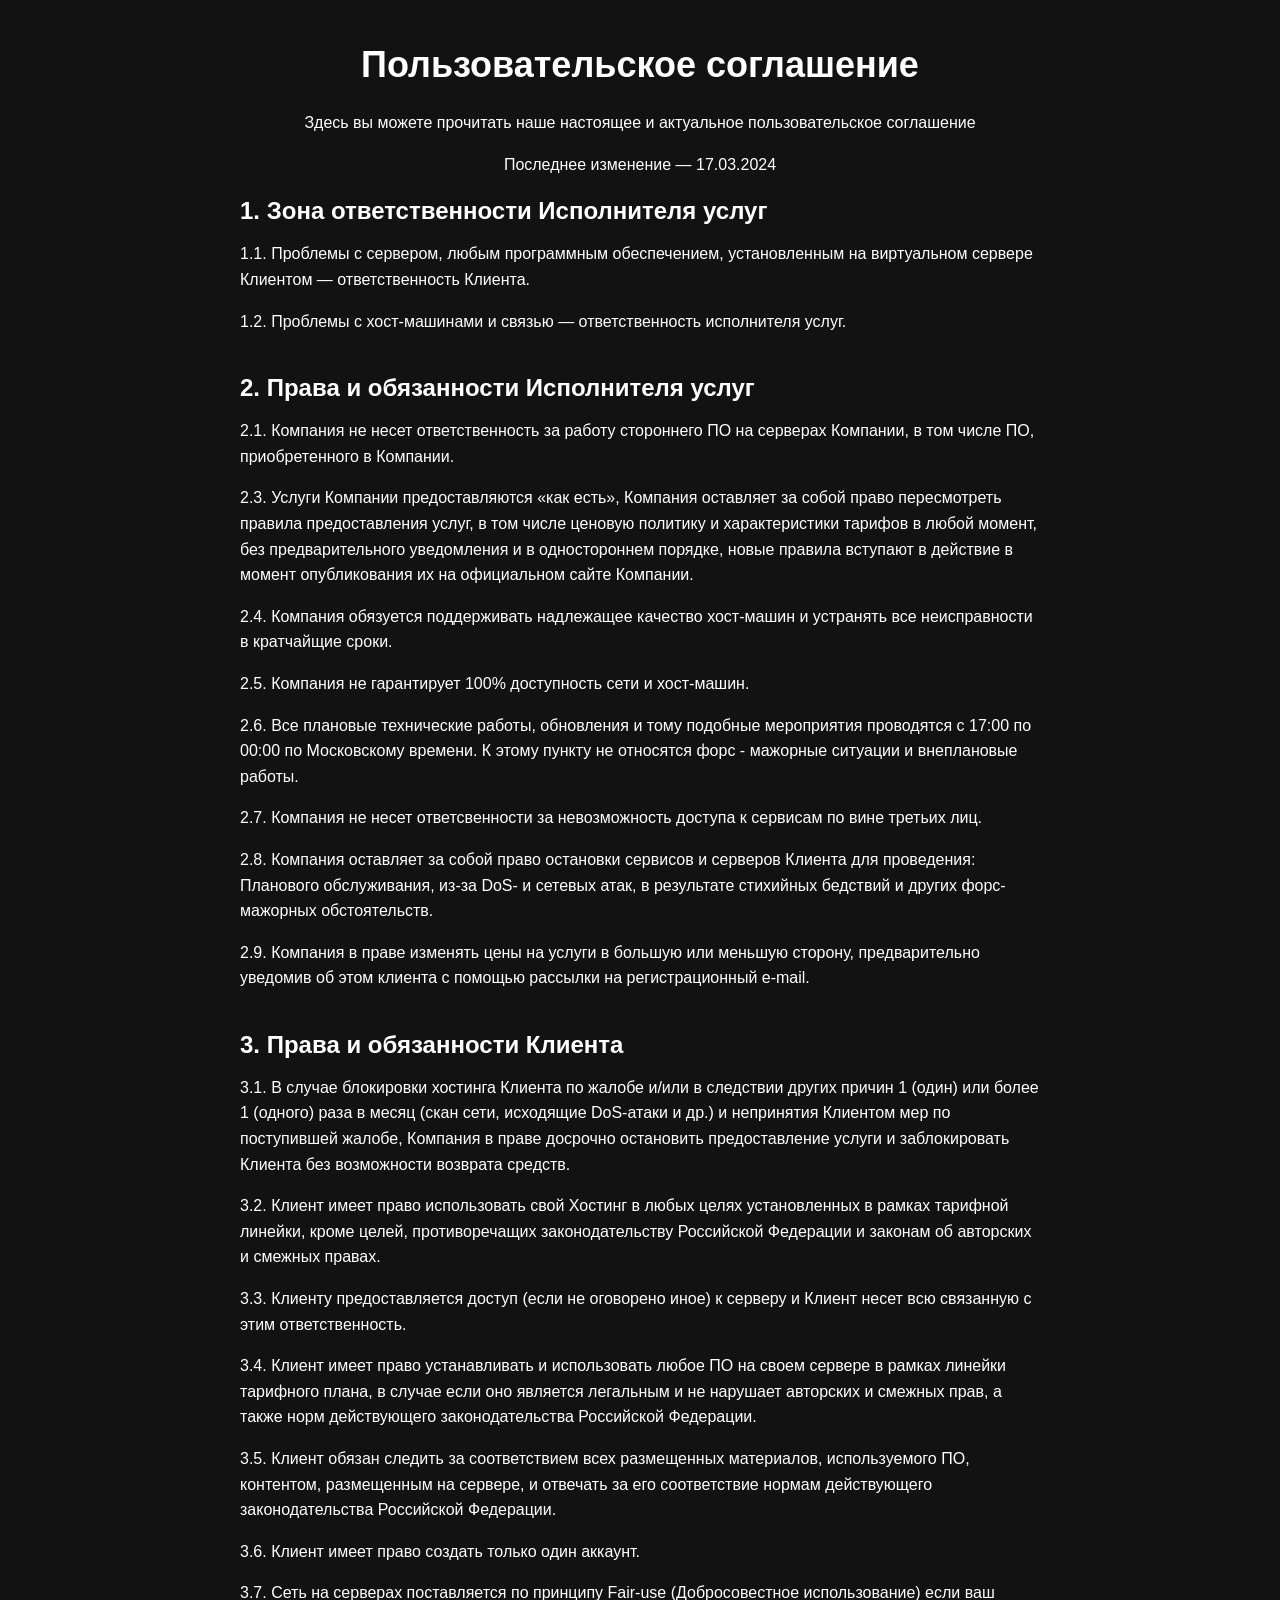
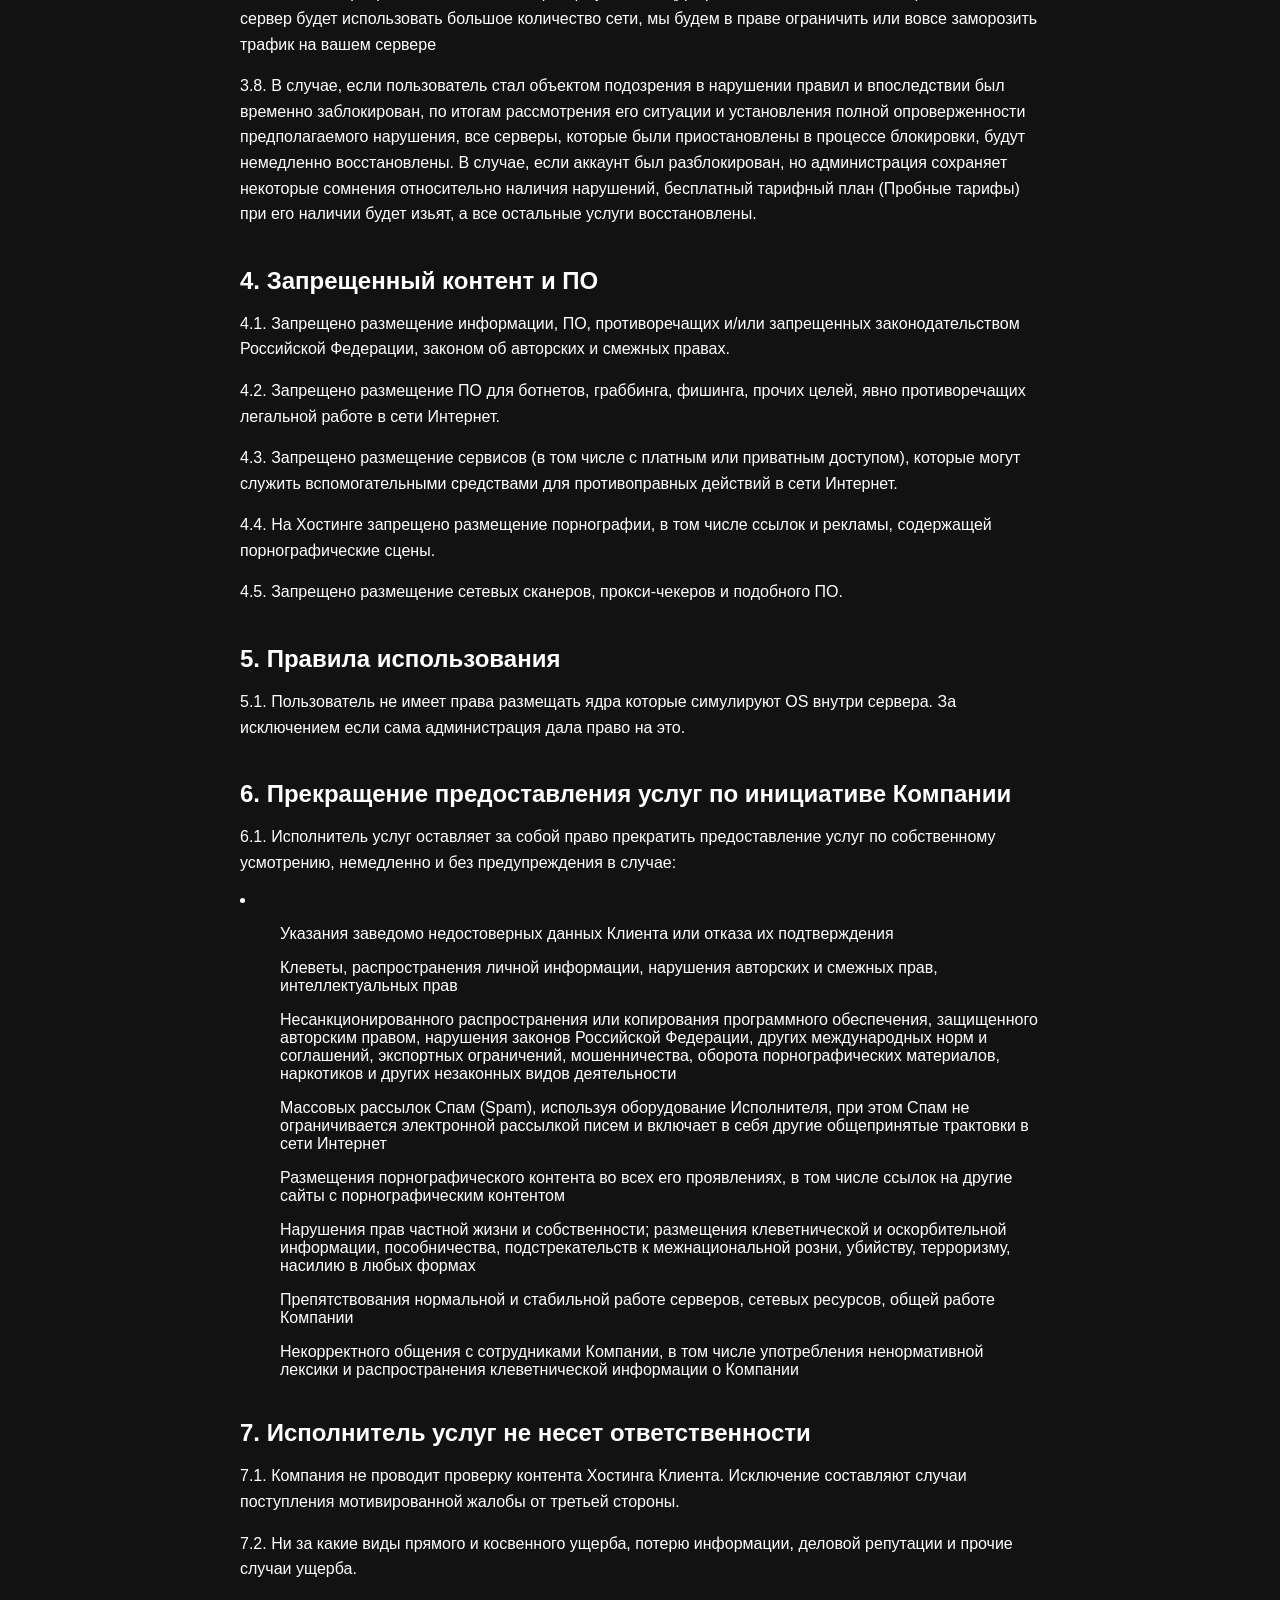
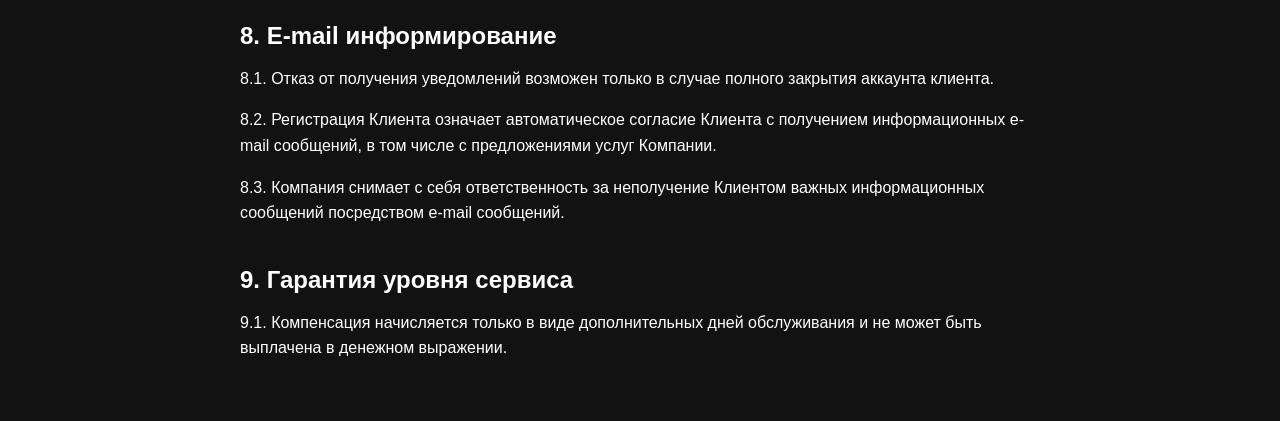
<file: user-agreement.html>
<!DOCTYPE html>
<html lang="en">
<head>
    <meta charset="UTF-8">
    <meta name="viewport" content="width=device-width, initial-scale=1.0">
    <title>User Agreement</title>
    <style>body {
        background-color: #121212;
        color: #fff;
        font-family: Arial, sans-serif;
        margin: 0;
        padding: 0;
    }
    
    .container {
        max-width: 800px;
        margin: 0 auto;
        padding: 20px;
    }
    
    header {
        text-align: center;
        margin-bottom: 20px;
    }
    
    h1 {
        font-size: 36px;
    }
    
    h2 {
        font-size: 24px;
        margin-bottom: 10px;
    }
    
    p {
        font-size: 16px;
        line-height: 1.6;
    }
    
    section {
        margin-bottom: 40px;
    }
    </style>

</head>
<body>
    <div class="container">
        <header>
            <h1>Пользовательское соглашение</h1>
            <p>Здесь вы можете прочитать наше настоящее и актуальное пользовательское соглашение</p>
            <p>Последнее изменение — 17.03.2024</p>
        </header>
        <section>
            <h2>1. Зона ответственности Исполнителя услуг</h2>
            <p>1.1. Проблемы с сервером, любым программным обеспечением, установленным на виртуальном сервере Клиентом — ответственность Клиента.</p>
            <p>1.2. Проблемы с хост-машинами и связью — ответственность исполнителя услуг.</p>
        </section>
        <section>
            <h2>2. Права и обязанности Исполнителя услуг</h2>
            <p>2.1. Компания не несет ответственность за работу стороннего ПО на серверах Компании, в том числе ПО, приобретенного в Компании.</p>
            <p>2.3. Услуги Компании предоставляются «как есть», Компания оставляет за собой право пересмотреть правила предоставления услуг, в том числе ценовую политику и характеристики тарифов в любой момент, без предварительного уведомления и в одностороннем порядке, новые правила вступают в действие в момент опубликования их на официальном сайте Компании.</p>
            <p>2.4. Компания обязуется поддерживать надлежащее качество хост-машин и устранять все неисправности в кратчайщие сроки.</p>
            <p>2.5. Компания не гарантирует 100% доступность сети и хост-машин.</p>
            <p>2.6. Все плановые технические работы, обновления и тому подобные мероприятия проводятся с 17:00 по 00:00 по Московскому времени. К этому пункту не относятся форс - мажорные ситуации и внеплановые работы.</p>
            <p>2.7. Компания не несет ответсвенности за невозможность доступа к сервисам по вине третьих лиц.</p>
            <p>2.8. Компания оставляет за собой право остановки сервисов и серверов Клиента для проведения: Планового обслуживания, из-за DoS- и сетевых атак, в результате стихийных бедствий и других форс-мажорных обстоятельств.</p>
            <p>2.9. Компания в праве изменять цены на услуги в большую или меньшую сторону, предварительно уведомив об этом клиента с помощью рассылки на регистрационный e-mail.</p>
        </section>
        <section>
            <h2>3. Права и обязанности Клиента</h2>
            <p>3.1. В случае блокировки хостинга Клиента по жалобе и/или в следствии других причин 1 (один) или более 1 (одного) раза в месяц (скан сети, исходящие DoS-атаки и др.) и непринятия Клиентом мер по поступившей жалобе, Компания в праве досрочно остановить предоставление услуги и заблокировать Клиента без возможности возврата средств.</p>
            <p>3.2. Клиент имеет право использовать свой Хостинг в любых целях установленных в рамках тарифной линейки, кроме целей, противоречащих законодательству Российской Федерации и законам об авторских и смежных правах.</p>
            <p>3.3. Клиенту предоставляется доступ (если не оговорено иное) к серверу и Клиент несет всю связанную с этим ответственность.</p>
            <p>3.4. Клиент имеет право устанавливать и использовать любое ПО на своем сервере в рамках линейки тарифного плана, в случае если оно является легальным и не нарушает авторских и смежных прав, а также норм действующего законодательства Российской Федерации.</p>
            <p>3.5. Клиент обязан следить за соответствием всех размещенных материалов, используемого ПО, контентом, размещенным на сервере, и отвечать за его соответствие нормам действующего законодательства Российской Федерации.</p>
            <p>3.6. Клиент имеет право создать только один аккаунт.</p>
            <p>3.7. Сеть на серверах поставляется по принципу Fair-use (Добросовестное использование) если ваш сервер будет использовать большое количество сети, мы будем в праве ограничить или вовсе заморозить трафик на вашем сервере</p>
            <p>3.8. В случае, если пользователь стал объектом подозрения в нарушении правил и впоследствии был временно заблокирован, по итогам рассмотрения его ситуации и установления полной опроверженности предполагаемого нарушения, все серверы, которые были приостановлены в процессе блокировки, будут немедленно восстановлены. В случае, если аккаунт был разблокирован, но администрация сохраняет некоторые сомнения относительно наличия нарушений, бесплатный тарифный план (Пробные тарифы) при его наличии будет изьят, а все остальные услуги восстановлены.</p>
        </section>
        <section>
            <h2>4. Запрещенный контент и ПО</h2>
            <p>4.1. Запрещено размещение информации, ПО, противоречащих и/или запрещенных законодательством Российской Федерации, законом об авторских и смежных правах.</p>
            <p>4.2. Запрещено размещение ПО для ботнетов, граббинга, фишинга, прочих целей, явно противоречащих легальной работе в сети Интернет.</p>
            <p>4.3. Запрещено размещение сервисов (в том числе с платным или приватным доступом), которые могут служить вспомогательными средствами для противоправных действий в сети Интернет.</p>
            <p>4.4. На Хостинге запрещено размещение порнографии, в том числе ссылок и рекламы, содержащей порнографические сцены.</p>
            <p>4.5. Запрещено размещение сетевых сканеров, прокси-чекеров и подобного ПО.</p>
        </section>
        <section>
            <h2>5. Правила использования</h2>
            <p>5.1. Пользователь не имеет права размещать ядра которые симулируют OS внутри сервера. За исключением если сама администрация дала право на это.</p>
        </section>
        <section>
            <h2>6. Прекращение предоставления услуг по инициативе Компании</h2>
            <p>6.1. Исполнитель услуг оставляет за собой право прекратить предоставление услуг по собственному усмотрению, немедленно и без предупреждения в случае:</p>
            <li>
                <ul>Указания заведомо недостоверных данных Клиента или отказа их подтверждения</ul>
                <ul>Клеветы, распространения личной информации, нарушения авторских и смежных прав, интеллектуальных прав</ul>
                <ul>Несанкционированного распространения или копирования программного обеспечения, защищенного авторским правом, нарушения законов Российской Федерации, других международных норм и соглашений, экспортных ограничений, мошенничества, оборота порнографических материалов, наркотиков и других незаконных видов деятельности</ul>
                <ul>Массовых рассылок Спам (Spam), используя оборудование Исполнителя, при этом Спам не ограничивается электронной рассылкой писем и включает в себя другие общепринятые трактовки в сети Интернет</ul>
                <ul>Размещения порнографического контента во всех его проявлениях, в том числе ссылок на другие сайты с порнографическим контентом</ul>
                <ul>Нарушения прав частной жизни и собственности; размещения клеветнической и оскорбительной информации, пособничества, подстрекательств к межнациональной розни, убийству, терроризму, насилию в любых формах</ul>
                <ul>Препятствования нормальной и стабильной работе серверов, сетевых ресурсов, общей работе Компании</ul>
                <ul>Некорректного общения с сотрудниками Компании, в том числе употребления ненормативной лексики и распространения клеветнической информации о Компании</ul>
            </li>
        </section>
        <section>
            <h2>7. Исполнитель услуг не несет ответственности</h2>
            <p>7.1. Компания не проводит проверку контента Хостинга Клиента. Исключение составляют случаи поступления мотивированной жалобы от третьей стороны.</p>
            <p>7.2. Ни за какие виды прямого и косвенного ущерба, потерю информации, деловой репутации и прочие случаи ущерба.</p>
        </section>
        <section>
            <h2>8. E-mail информирование</h2>
            <p>8.1. Отказ от получения уведомлений возможен только в случае полного закрытия аккаунта клиента.</p>
            <p>8.2. Регистрация Клиента означает автоматическое согласие Клиента с получением информационных e-mail сообщений, в том числе с предложениями услуг Компании.</p>
            <p>8.3. Компания снимает с себя ответственность за неполучение Клиентом важных информационных сообщений посредством e-mail сообщений.</p>
        </section>
        <section>
            <h2>9. Гарантия уровня сервиса</h2>
            <p>9.1. Компенсация начисляется только в виде дополнительных дней обслуживания и не может быть выплачена в денежном выражении.</p>
        </section>
    </div>

</body>
</html>
</file>
